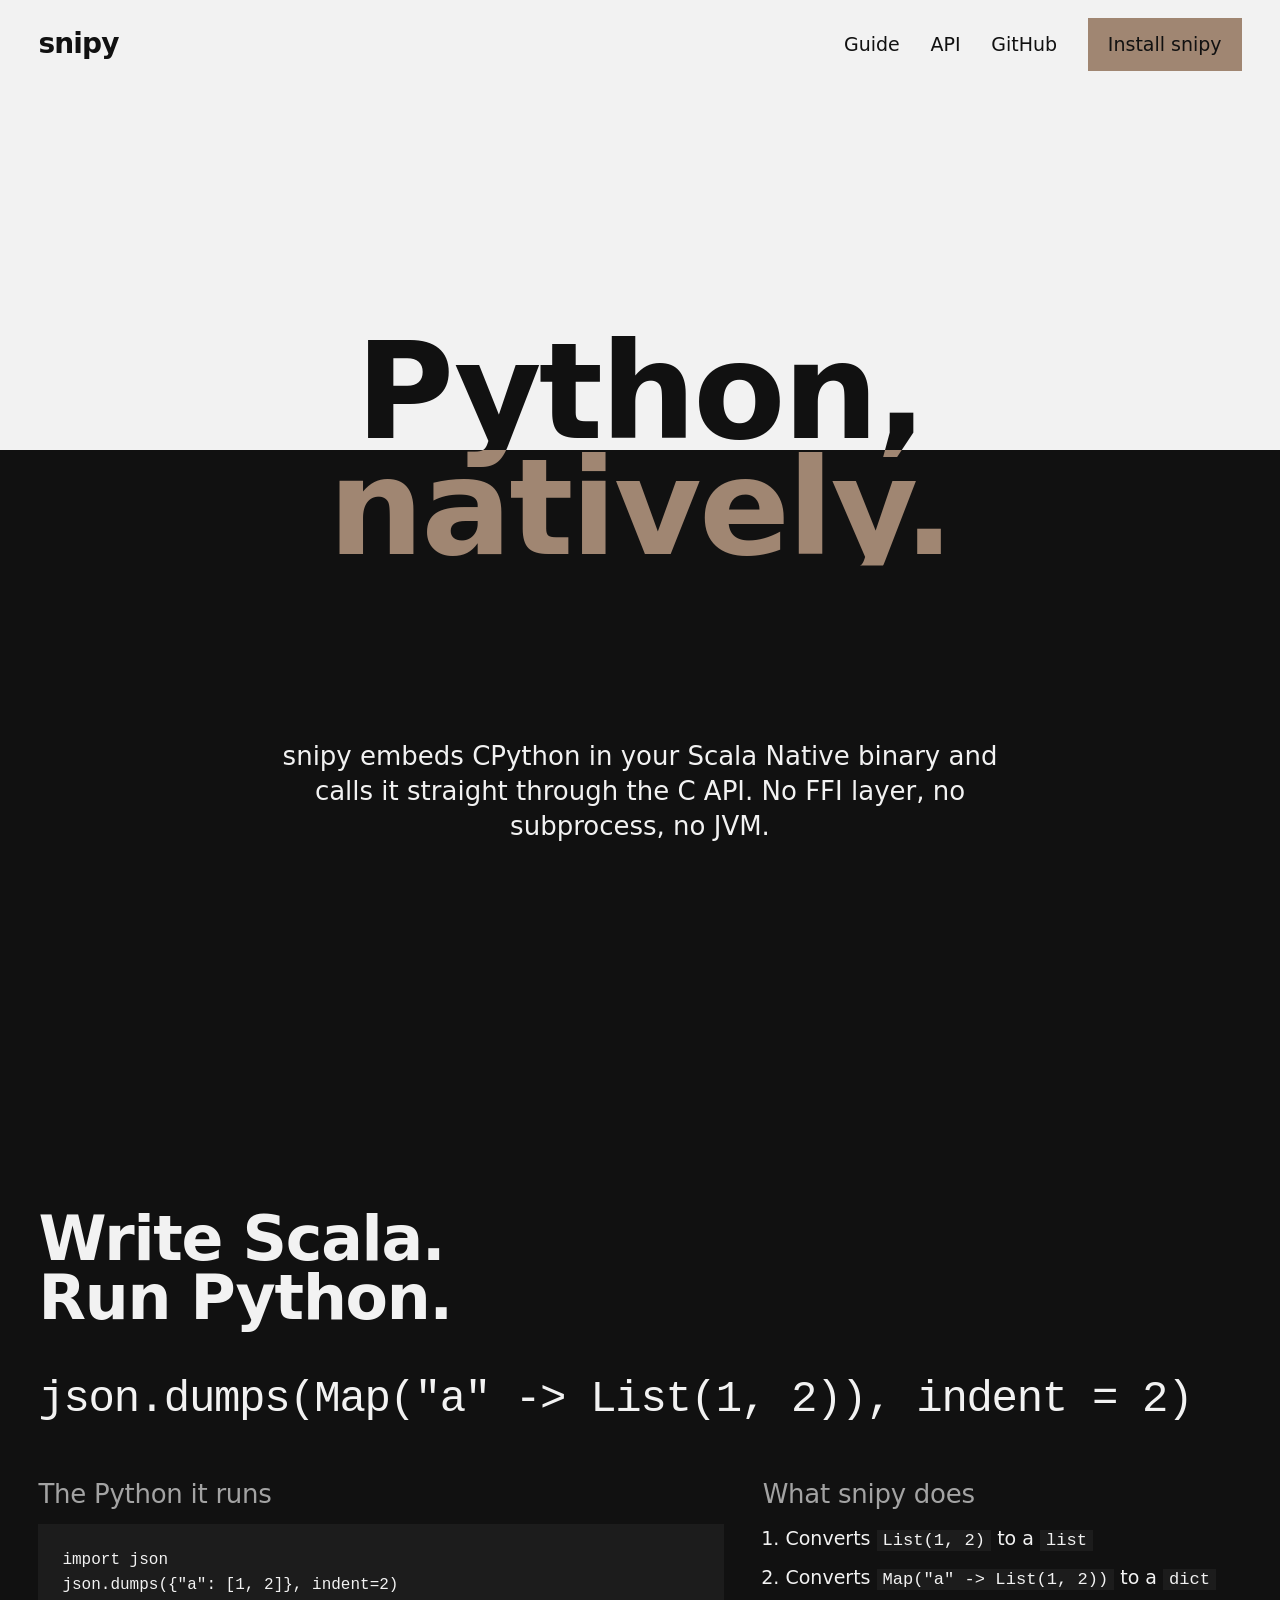
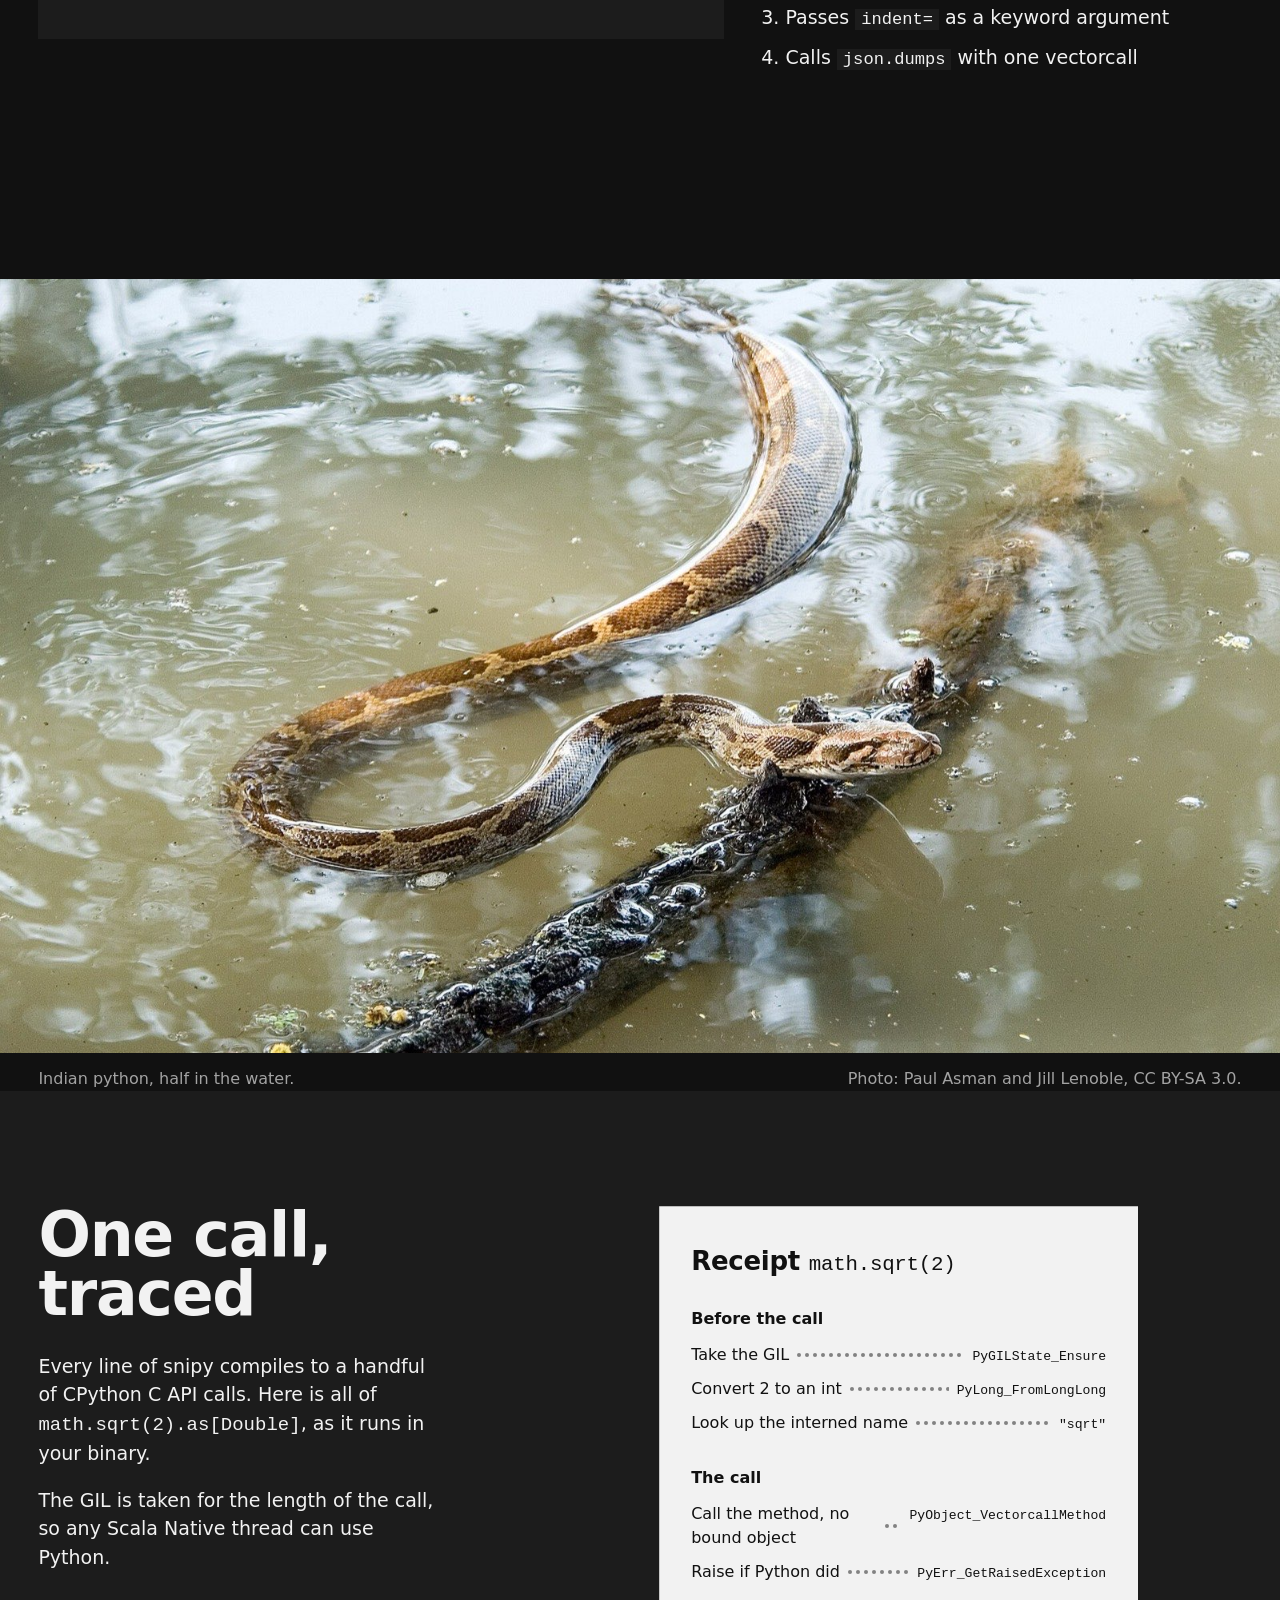
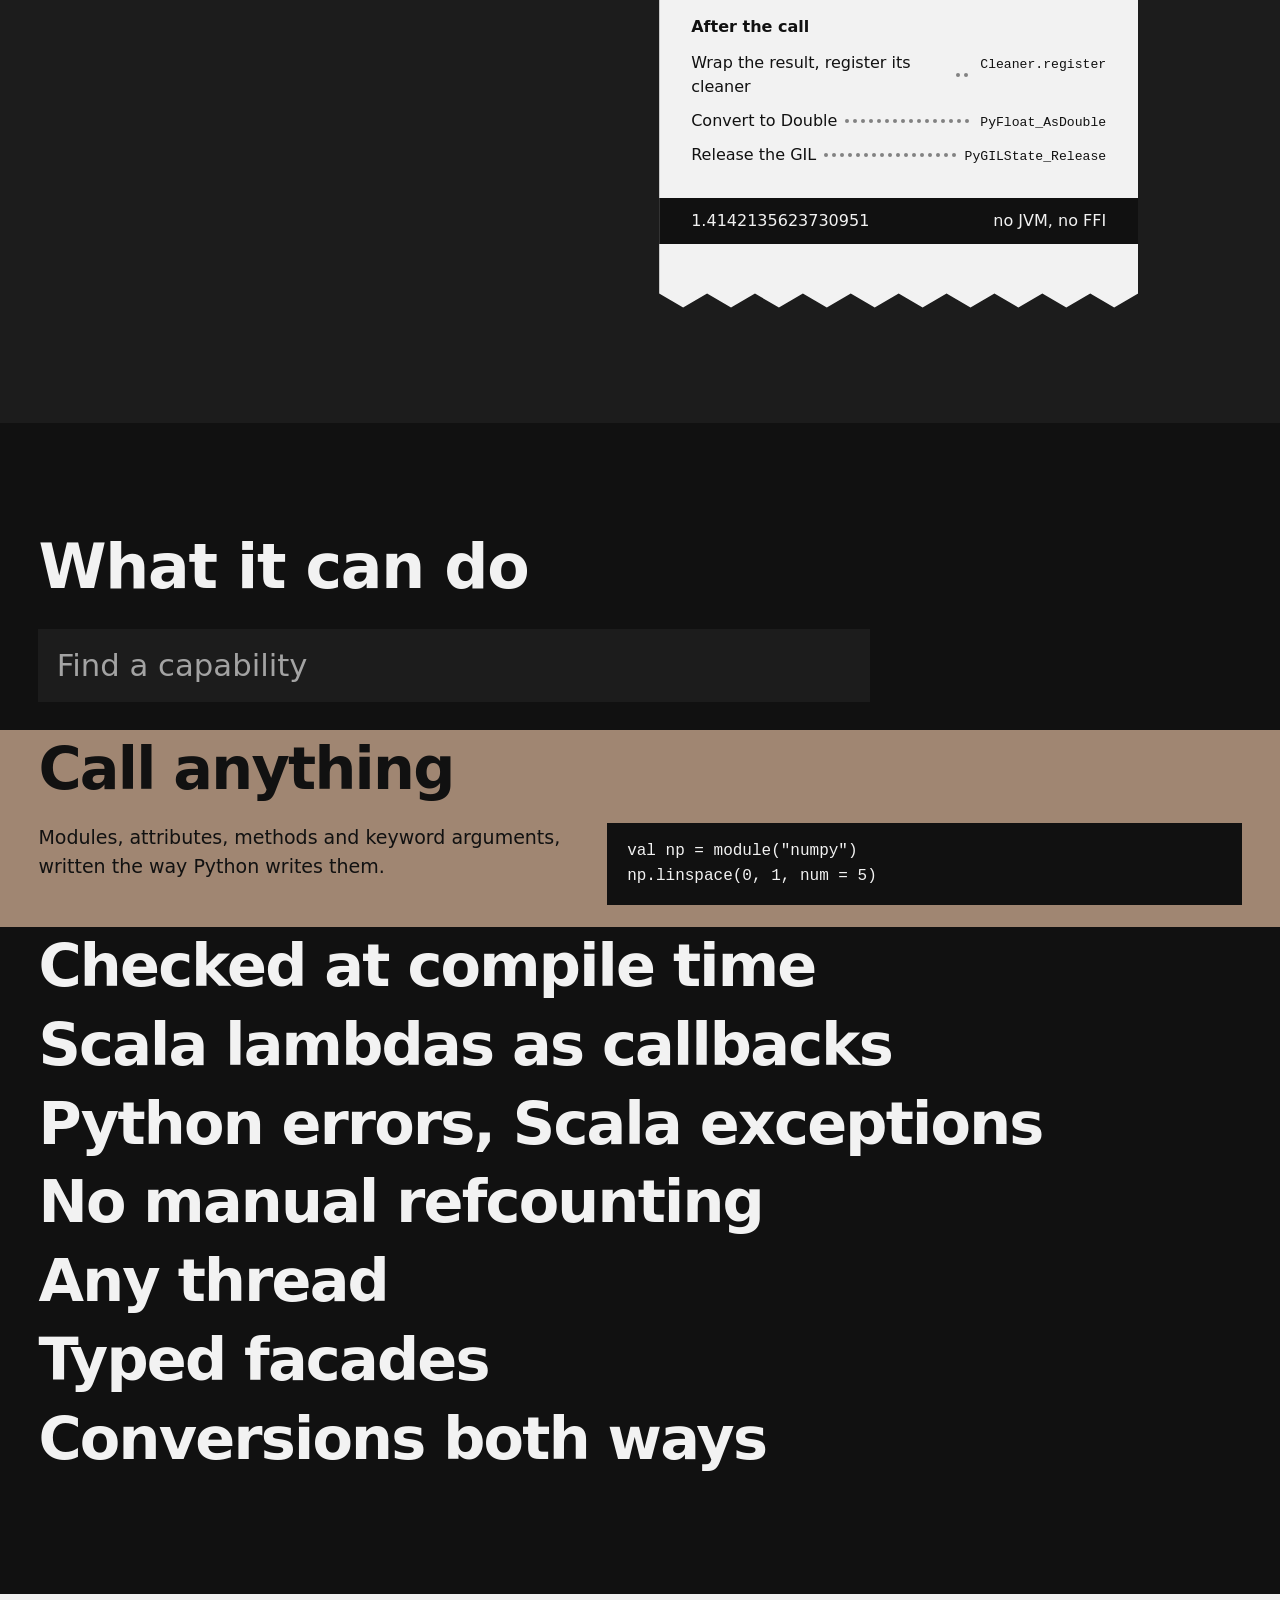
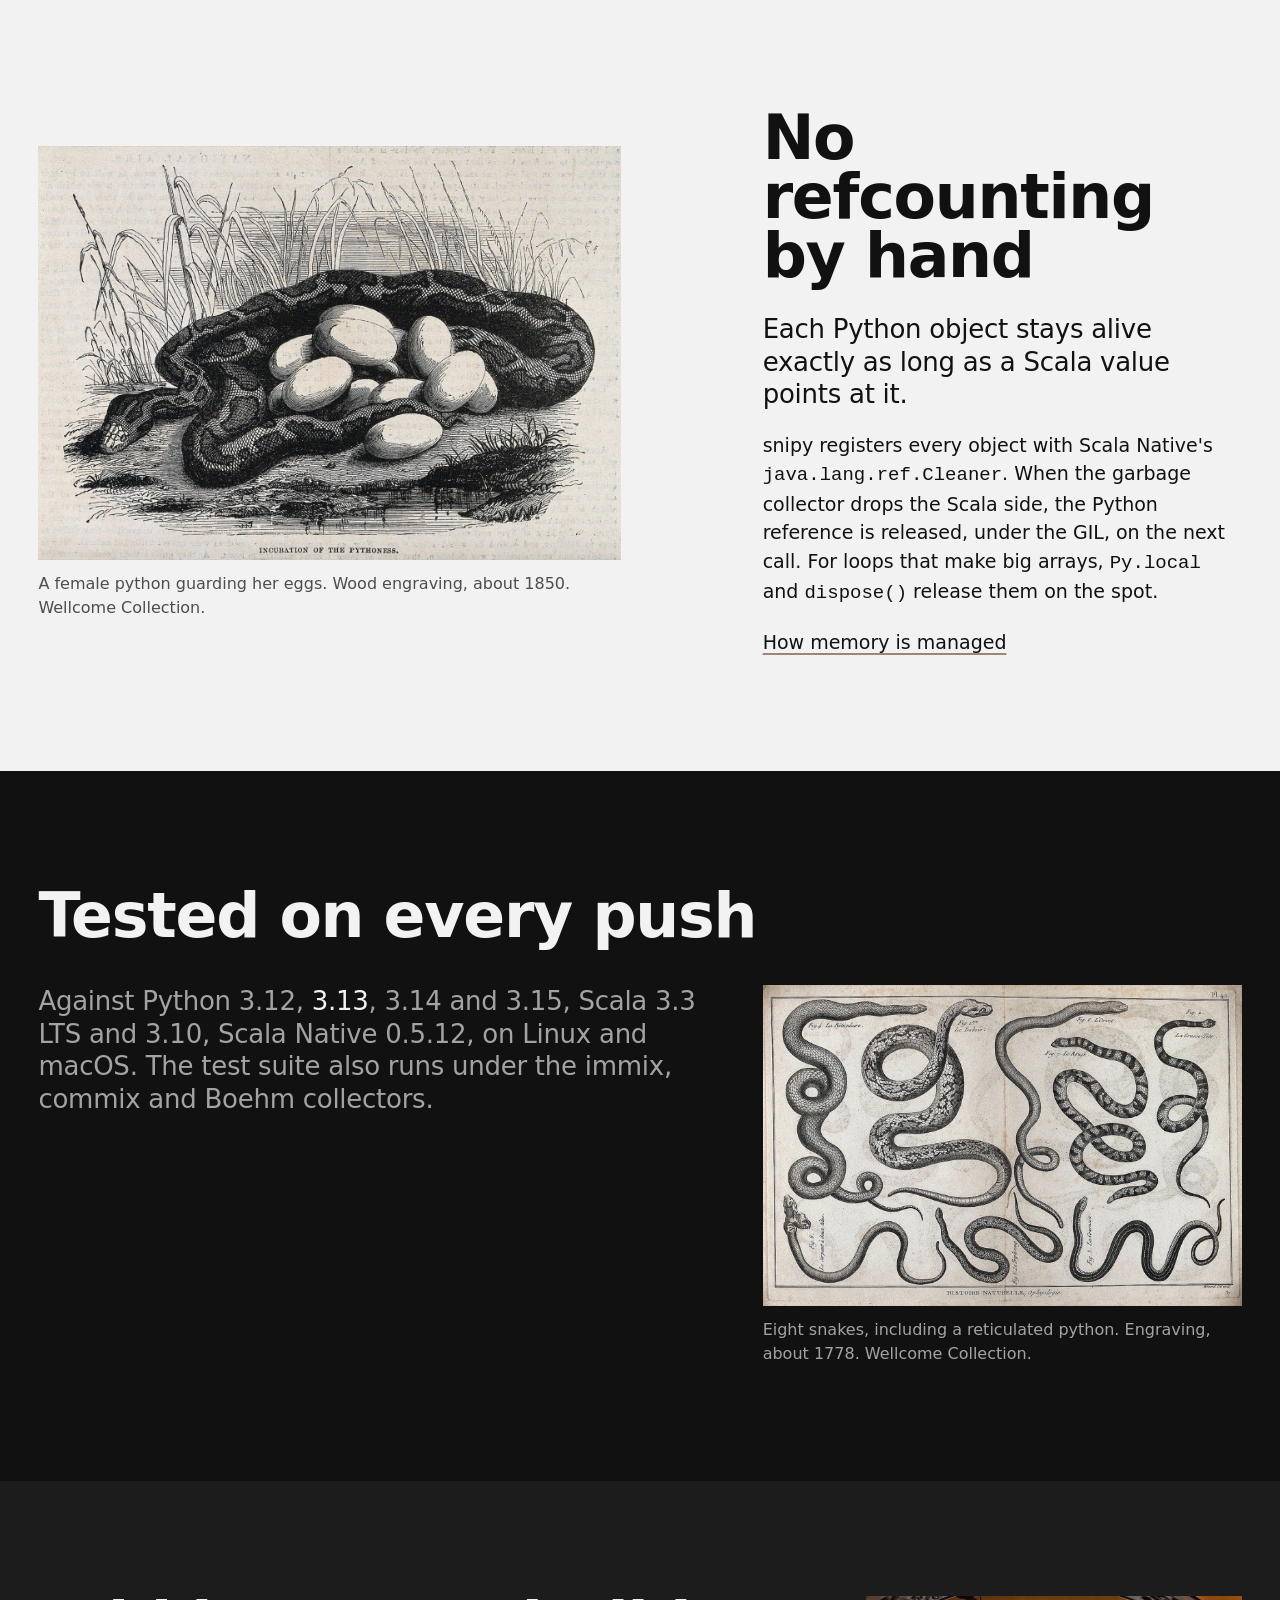
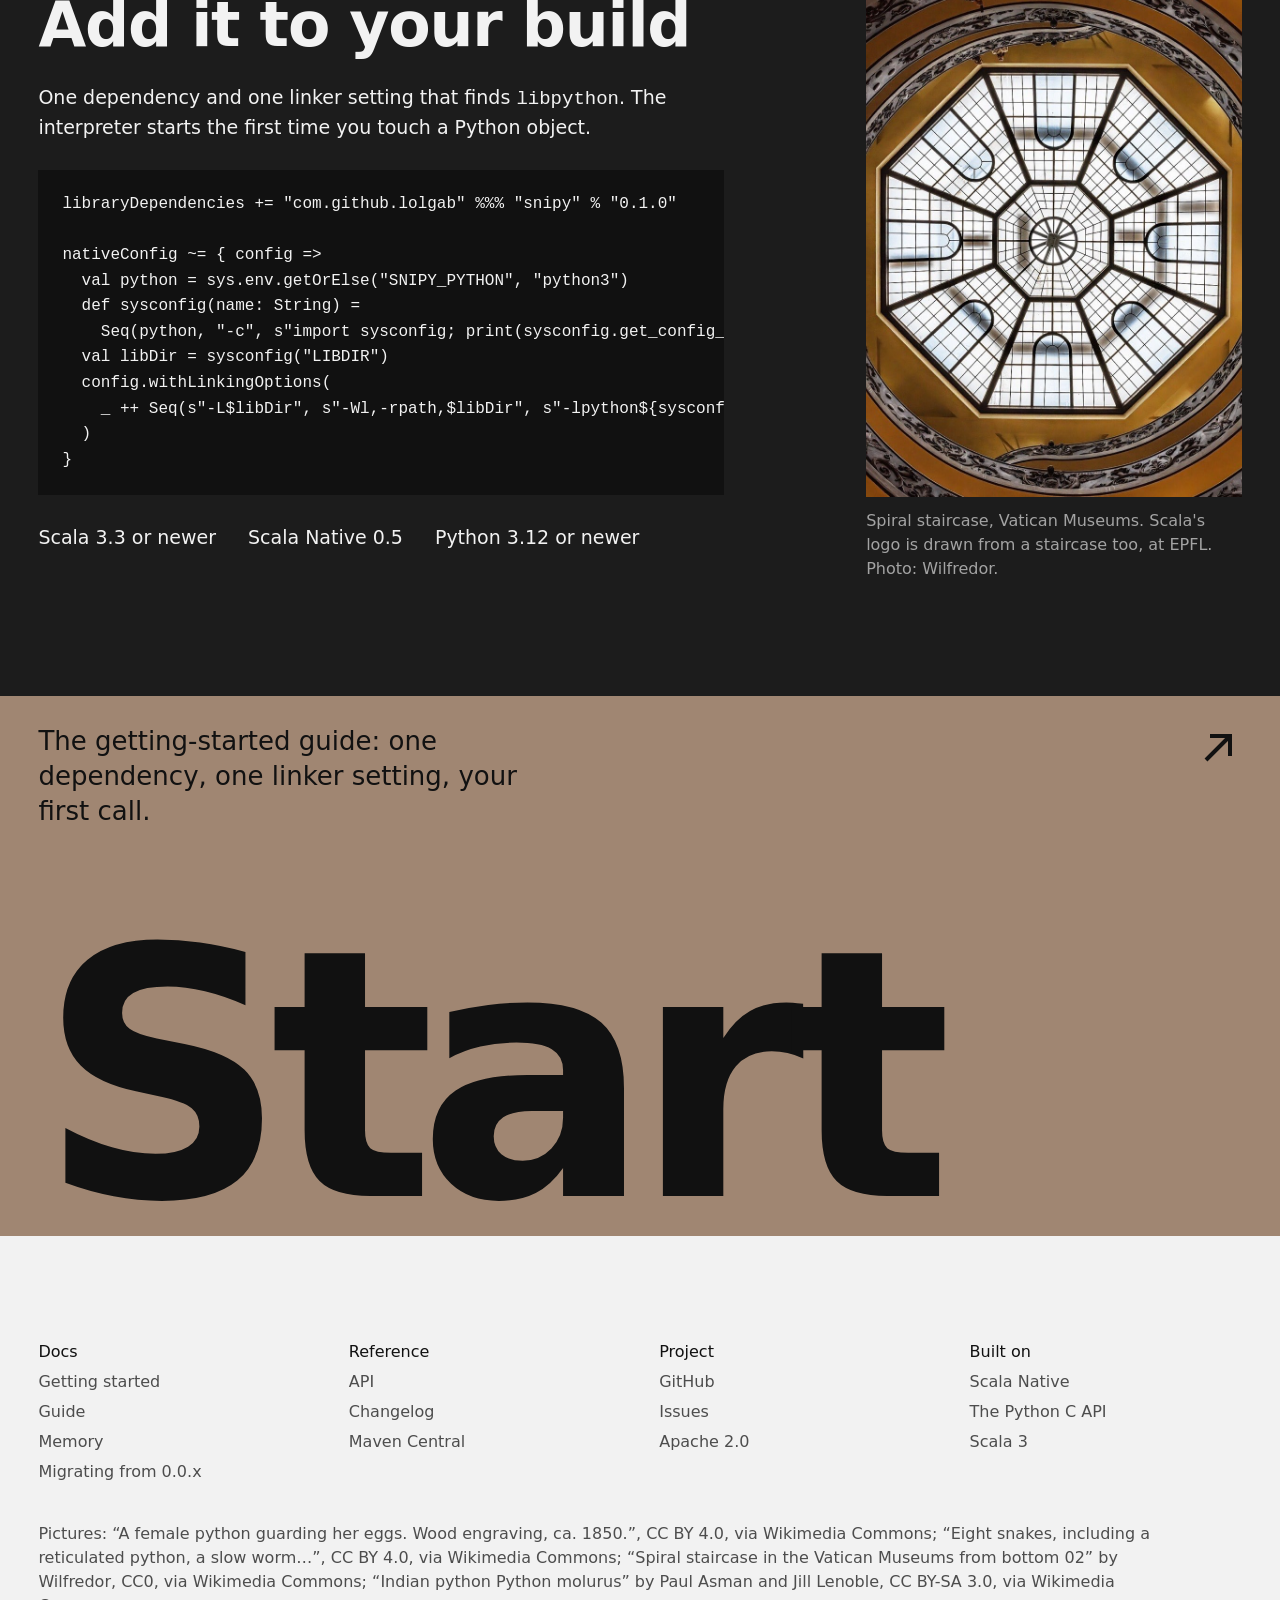
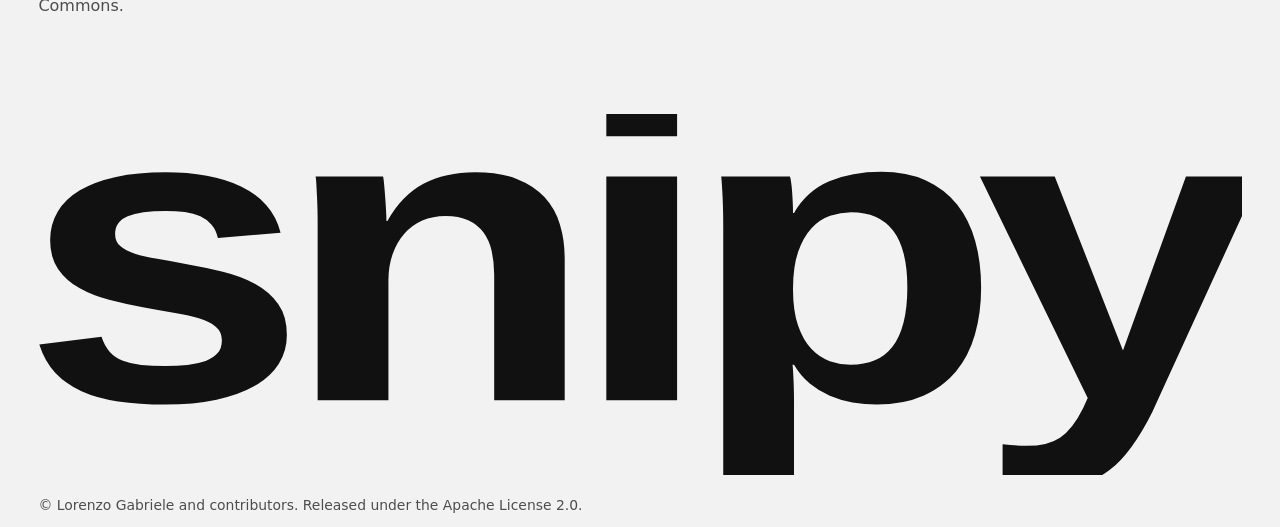
<file: site/index.html>
<!doctype html>
<html lang="en">
<head>
  <meta charset="utf-8">
  <meta name="viewport" content="width=device-width, initial-scale=1">
  <title>snipy · Python from Scala Native</title>
  <meta name="description" content="snipy embeds CPython in your Scala Native binary and calls it straight through the C API. No FFI layer, no subprocess, no JVM.">
  <link rel="icon" href="favicon.svg" type="image/svg+xml">
  <link rel="preconnect" href="https://api.fontshare.com">
  <link rel="preconnect" href="https://cdn.fontshare.com" crossorigin>
  <link href="https://api.fontshare.com/v2/css?f[]=general-sans@400,500,700&display=swap" rel="stylesheet">
  <link rel="stylesheet" href="style.css">
  <script>document.documentElement.classList.add("js")</script>
</head>
<body>

<header class="bar">
  <a class="mark" href="./">snipy</a>
  <nav aria-label="Main">
    <a href="docs.html#guide" class="hide-phone">Guide</a>
    <a href="api/" class="hide-phone">API</a>
    <a href="https://github.com/lolgab/snipy">GitHub</a>
    <a class="button" href="docs.html#getting-started">Install snipy</a>
  </nav>
</header>

<main>
  <section class="hero" data-bar="paper" aria-labelledby="title">
    <h1 class="hero-title" id="title">
      <span class="copy above"><span class="line">Python,</span><span class="line">natively.</span></span>
      <span class="copy below" aria-hidden="true"><span class="line">Python,</span><span class="line">natively.</span></span>
    </h1>
    <p class="hero-sub">snipy embeds CPython in your Scala Native binary and calls it straight through the C API. No FFI layer, no subprocess, no JVM.</p>
  </section>
  <div class="hero-tail" data-bar="dark" aria-hidden="true"></div>

  <section class="showcase wrap" data-bar="dark" aria-labelledby="try" data-ui>
    <h2 id="try" class="reveal">Write Scala. Run Python.</h2>
    <label class="typer reveal" style="--i:1">
      <span class="visually-hidden">A snipy expression</span>
      <input id="expr" type="text" spellcheck="false" autocomplete="off" autocapitalize="off"
             value='json.dumps(Map("a" -> List(1, 2)), indent = 2)'>
    </label>
    <div class="answer">
      <div class="python reveal" style="--i:2">
        <h3>The Python it runs</h3>
        <pre id="py" aria-live="polite">import json
json.dumps({"a": [1, 2]}, indent=2)</pre>
      </div>
      <div class="steps reveal" style="--i:3">
        <h3>What snipy does</h3>
        <ol id="steps">
          <li>Converts <code>Map("a" -&gt; List(1, 2))</code> to a <code>dict</code></li>
          <li>Passes <code>indent=2</code> as a keyword argument</li>
          <li>Calls <code>json.dumps</code> with one vectorcall</li>
        </ol>
      </div>
    </div>
    <div class="examples reveal" style="--i:4">
      <p>Try</p>
      <button type="button" data-expr="math.sqrt(2).as[Double]">math.sqrt(2)</button>
      <button type="button" data-expr='builtins.sorted(List("ccc", "a", "bb"), key = (s: String) => s.length)'>a Scala lambda as key</button>
      <button type="button" data-expr="(Py(2) ** 100).as[BigInt]">2 ** 100</button>
      <button type="button" data-expr='np.arange(6).reshape(2, 3).matmul(np.ones(Py.tuple(3, 2)))'>numpy matmul</button>
    </div>
  </section>

  <section class="plate drift" data-bar="dark" aria-labelledby="seam-title">
    <h2 id="seam-title" class="visually-hidden">Two worlds, one process</h2>
    <figure>
      <img class="reveal" src="assets/indian-python-python-molurus.jpg" width="1600" height="1067" loading="lazy"
           alt="An Indian python swimming, half of its body above the water and half below.">
      <figcaption><span>Indian python, half in the water.</span><span>Photo: Paul Asman and Jill Lenoble, CC BY-SA 3.0.</span></figcaption>
    </figure>
  </section>

  <section class="call wrap" data-bar="surface" aria-labelledby="call-title">
    <div class="intro">
      <h2 id="call-title" class="reveal">One call, traced</h2>
      <p class="reveal" style="--i:1">Every line of snipy compiles to a handful of CPython C API calls. Here is all of <code>math.sqrt(2).as[Double]</code>, as it runs in your binary.</p>
      <p class="reveal" style="--i:2">The GIL is taken for the length of the call, so any Scala Native thread can use Python.</p>
    </div>
    <div class="slip reveal" style="--i:2" data-ui>
      <p class="top">Receipt <code>math.sqrt(2)</code></p>
      <h3>Before the call</h3>
      <div class="row"><span>Take the GIL</span><span class="dots"></span><code>PyGILState_Ensure</code></div>
      <div class="row"><span>Convert 2 to an int</span><span class="dots"></span><code>PyLong_FromLongLong</code></div>
      <div class="row"><span>Look up the interned name</span><span class="dots"></span><code>"sqrt"</code></div>
      <h3>The call</h3>
      <div class="row"><span>Call the method, no bound object</span><span class="dots"></span><code>PyObject_VectorcallMethod</code></div>
      <div class="row"><span>Raise if Python did</span><span class="dots"></span><code>PyErr_GetRaisedException</code></div>
      <h3>After the call</h3>
      <div class="row"><span>Wrap the result, register its cleaner</span><span class="dots"></span><code>Cleaner.register</code></div>
      <div class="row"><span>Convert to Double</span><span class="dots"></span><code>PyFloat_AsDouble</code></div>
      <div class="row"><span>Release the GIL</span><span class="dots"></span><code>PyGILState_Release</code></div>
      <div class="total"><span>1.4142135623730951</span><span>no JVM, no FFI</span></div>
    </div>
  </section>

  <section class="caps wrap" data-bar="dark" aria-labelledby="caps-title" data-ui>
    <h2 id="caps-title" class="reveal">What it can do</h2>
    <label class="reveal" style="--i:1"><span class="visually-hidden">Filter capabilities</span>
      <input class="find" id="find" type="search" placeholder="Find a capability" autocomplete="off">
    </label>
    <ul id="caplist" role="listbox" aria-label="Capabilities">
      <li role="option" aria-selected="true">
        <button type="button">Call anything</button>
        <div class="detail"><p>Modules, attributes, methods and keyword arguments, written the way Python writes them.</p>
<pre><code>val np = module("numpy")
np.linspace(0, 1, num = 5)</code></pre></div>
      </li>
      <li role="option" aria-selected="false">
        <button type="button">Checked at compile time</button>
        <div class="detail"><p>Arguments are converted by a macro. A value with no conversion is a compile error, not a crash.</p>
<pre><code>math.sqrt(new Object)
// error: no AsPython[Object] instance</code></pre></div>
      </li>
      <li role="option" aria-selected="false">
        <button type="button">Scala lambdas as callbacks</button>
        <div class="detail"><p>Functions of up to three arguments become Python callables, released when Python drops them.</p>
<pre><code>builtins.sorted(words, key = (s: String) => s.length)</code></pre></div>
      </li>
      <li role="option" aria-selected="false">
        <button type="button">Python errors, Scala exceptions</button>
        <div class="detail"><p>A raised exception becomes <code>PythonException</code>, with Python's type, message and traceback.</p>
<pre><code>catch case e: PythonException =>
  e.pythonType // json.decoder.JSONDecodeError</code></pre></div>
      </li>
      <li role="option" aria-selected="false">
        <button type="button">No manual refcounting</button>
        <div class="detail"><p>The Scala Native GC releases references through <code>java.lang.ref.Cleaner</code>. <code>Py.local</code> releases them on the spot.</p>
<pre><code>Py.local {
  np.random.rand(1000, 1000).sum().as[Double]
}</code></pre></div>
      </li>
      <li role="option" aria-selected="false">
        <button type="button">Any thread</button>
        <div class="detail"><p>The GIL is taken around every operation, and blocking calls never stall the garbage collector.</p>
<pre><code>Python.withGil {
  (1 to 1000).map(Py(_)).reduce(_ + _)
}</code></pre></div>
      </li>
      <li role="option" aria-selected="false">
        <button type="button">Typed facades</button>
        <div class="detail"><p>An opaque type over <code>Py</code> gives a Python class a Scala type, with no wrapper allocated.</p>
<pre><code>opaque type Fraction = Py
extension (f: Fraction) def +(g: Fraction): Fraction = ...</code></pre></div>
      </li>
      <li role="option" aria-selected="false">
        <button type="button">Conversions both ways</button>
        <div class="detail"><p>Numbers, BigInt, strings, bytes, options, collections and tuples of any size, plus your own types.</p>
<pre><code>json.loads(text).as[Map[String, List[(Int, String)]]]</code></pre></div>
      </li>
    </ul>
    <p class="none" id="none" hidden>Nothing matches. The <a href="docs.html#guide">guide</a> has everything.</p>
  </section>

  <section class="memory wrap" data-bar="paper" aria-labelledby="memory-title">
    <figure class="reveal">
      <img src="assets/a-female-python-guarding-her-eggs-wood.jpg" width="1400" height="994" loading="lazy"
           alt="Wood engraving of a python coiled around a clutch of eggs.">
      <figcaption>A female python guarding her eggs. Wood engraving, about 1850. Wellcome Collection.</figcaption>
    </figure>
    <div class="text">
      <h2 id="memory-title" class="reveal">No refcounting by hand</h2>
      <p class="statement reveal" style="--i:1">Each Python object stays alive exactly as long as a Scala value points at it.</p>
      <p class="reveal" style="--i:2">snipy registers every object with Scala Native's <code>java.lang.ref.Cleaner</code>. When the garbage collector drops the Scala side, the Python reference is released, under the GIL, on the next call. For loops that make big arrays, <code>Py.local</code> and <code>dispose()</code> release them on the spot.</p>
      <p class="reveal" style="--i:3"><a href="docs.html#memory">How memory is managed</a></p>
    </div>
  </section>

  <section class="proof wrap" data-bar="dark" aria-labelledby="proof-title">
    <h2 id="proof-title" class="reveal">Tested on every push</h2>
    <p class="sentence reveal" style="--i:1" id="tested">Against <b>Python 3.12</b>, <b>3.13</b>, <b>3.14</b> and <b>3.15</b>, <b>Scala 3.3 LTS</b> and <b>3.10</b>, <b>Scala Native 0.5.12</b>, on <b>Linux</b> and <b>macOS</b>. The test suite also runs under the <b>immix</b>, <b>commix</b> and <b>Boehm</b> collectors.</p>
    <figure class="reveal" style="--i:2">
      <img src="assets/eight-snakes-including-a-reticulated-python-a.jpg" width="1400" height="937" loading="lazy"
           alt="An eighteenth-century engraved plate of eight snakes, including a reticulated python.">
      <figcaption>Eight snakes, including a reticulated python. Engraving, about 1778. Wellcome Collection.</figcaption>
    </figure>
  </section>

  <section class="install wrap" data-bar="surface" aria-labelledby="install-title">
    <div class="text">
      <h2 id="install-title" class="reveal">Add it to your build</h2>
      <p class="reveal" style="--i:1">One dependency and one linker setting that finds <code>libpython</code>. The interpreter starts the first time you touch a Python object.</p>
<pre class="reveal" style="--i:2"><code>libraryDependencies += "com.github.lolgab" %%% "snipy" % "0.1.0"

nativeConfig ~= { config =>
  val python = sys.env.getOrElse("SNIPY_PYTHON", "python3")
  def sysconfig(name: String) =
    Seq(python, "-c", s"import sysconfig; print(sysconfig.get_config_var('$name'))").!!.trim
  val libDir = sysconfig("LIBDIR")
  config.withLinkingOptions(
    _ ++ Seq(s"-L$libDir", s"-Wl,-rpath,$libDir", s"-lpython${sysconfig("LDVERSION")}")
  )
}</code></pre>
      <div class="reqs reveal" style="--i:3">
        <p><b>Scala</b> 3.3 or newer</p>
        <p><b>Scala Native</b> 0.5</p>
        <p><b>Python</b> 3.12 or newer</p>
      </div>
    </div>
    <figure class="reveal" style="--i:2">
      <img src="assets/spiral-staircase-in-the-vatican-museums-from.jpg" width="1600" height="1067" loading="lazy"
           alt="Looking up a spiral staircase towards an octagonal skylight.">
      <figcaption>Spiral staircase, Vatican Museums. Scala's logo is drawn from a staircase too, at EPFL. Photo: Wilfredor.</figcaption>
    </figure>
  </section>

  <a class="band" href="docs.html#getting-started" data-bar="accent">
    <span class="what">The getting-started guide: one dependency, one linker setting, your first call.</span>
    <svg viewBox="0 0 48 48" aria-hidden="true"><path d="M12 36 36 12M16 12h20v20" fill="none" stroke="currentColor" stroke-width="4"/></svg>
    <span class="word">Start</span>
  </a>
</main>

<footer class="footer" data-bar="paper">
  <div class="cols">
    <ul><li>Docs</li><li><a href="docs.html#getting-started">Getting started</a></li><li><a href="docs.html#guide">Guide</a></li><li><a href="docs.html#memory">Memory</a></li><li><a href="docs.html#migration">Migrating from 0.0.x</a></li></ul>
    <ul><li>Reference</li><li><a href="api/">API</a></li><li><a href="docs.html#changelog">Changelog</a></li><li><a href="https://central.sonatype.com/artifact/com.github.lolgab/snipy_native0.5_3">Maven Central</a></li></ul>
    <ul><li>Project</li><li><a href="https://github.com/lolgab/snipy">GitHub</a></li><li><a href="https://github.com/lolgab/snipy/issues">Issues</a></li><li><a href="https://github.com/lolgab/snipy/blob/master/LICENSE">Apache 2.0</a></li></ul>
    <ul><li>Built on</li><li><a href="https://scala-native.org">Scala Native</a></li><li><a href="https://docs.python.org/3/c-api/">The Python C API</a></li><li><a href="https://scala-lang.org">Scala 3</a></li></ul>
    <p class="credits">Pictures: <a href="https://commons.wikimedia.org/wiki/File:A_female_python_guarding_her_eggs._Wood_engraving,_ca._1850._Wellcome_V0022817.jpg">“A female python guarding her eggs. Wood engraving, ca. 1850.”</a>, <a href="https://creativecommons.org/licenses/by/4.0">CC BY 4.0</a>, via Wikimedia Commons; <a href="https://commons.wikimedia.org/wiki/File:Eight_snakes,_including_a_reticulated_python,_a_slow_worm,_a_Wellcome_V0022736.jpg">“Eight snakes, including a reticulated python, a slow worm…”</a>, <a href="https://creativecommons.org/licenses/by/4.0">CC BY 4.0</a>, via Wikimedia Commons; <a href="https://commons.wikimedia.org/wiki/File:Spiral_staircase_in_the_Vatican_Museums_from_bottom_02.jpg">“Spiral staircase in the Vatican Museums from bottom 02”</a> by Wilfredor, <a href="https://creativecommons.org/publicdomain/zero/1.0/deed.en">CC0</a>, via Wikimedia Commons; <a href="https://commons.wikimedia.org/w/index.php?curid=4872067">“Indian python Python molurus”</a> by Paul Asman and Jill Lenoble, <a href="https://creativecommons.org/licenses/by-sa/3.0/">CC BY-SA 3.0</a>, via Wikimedia Commons.</p>
  </div>
  <div></div>
  <div>
    <svg class="wordmark" viewBox="0 0 1000 300" role="img" aria-label="snipy"><text x="-14" y="238" font-family="General Sans, sans-serif" font-weight="700" font-size="352" letter-spacing="-18" textLength="1010" lengthAdjust="spacingAndGlyphs">snipy</text></svg>
    <p class="legal">© Lorenzo Gabriele and contributors. Released under the Apache License 2.0.</p>
  </div>
</footer>

<script src="main.js"></script>
</body>
</html>
</file>
<file: site/style.css>
/* snipy website. Direction: "Type and nothing else", palette "Lunar and bronze". */

:root {
  --bg: #111111;
  --surface: #1c1c1c;
  --paper: #f2f2f2;
  --ink: #f2f2f2;
  --ink-on-paper: #111111;
  --muted: #a3a3a3;
  --muted-on-paper: #4d4d4d;
  --accent: #a08672;
  --accent-ink: #111111;

  --font: "General Sans", ui-sans-serif, system-ui, sans-serif;
  --code: ui-monospace, "SF Mono", "JetBrains Mono", Menlo, Consolas, monospace; /* taste-skill-ignore: only code, pre and the code input use it */

  --step-small: clamp(0.8125rem, 0.79rem + 0.1vw, 0.875rem);
  --step-body: clamp(1.0625rem, 1rem + 0.25vw, 1.1875rem);
  --step-lead: clamp(1.25rem, 1.1rem + 0.7vw, 1.625rem);
  --step-head: clamp(2rem, 1.3rem + 3.2vw, 4rem);
  --step-display: clamp(4.5rem, 10.5vw, 10.5rem);

  --margin: clamp(16px, 3vw, 40px);
  --gap: clamp(88px, 9vw, 132px);
  --ease: cubic-bezier(.16, 1, .3, 1);
}

*, *::before, *::after { box-sizing: border-box; }
html { -webkit-text-size-adjust: 100%; scroll-behavior: smooth; }
body {
  margin: 0;
  background: var(--bg);
  color: var(--ink);
  font-family: var(--font);
  font-size: var(--step-body);
  line-height: 1.5;
  -webkit-font-smoothing: antialiased;
  text-rendering: optimizeLegibility;
}
img { display: block; max-width: 100%; height: auto; }
a { color: inherit; }
h1, h2, h3 { margin: 0; font-weight: 700; letter-spacing: -0.02em; line-height: 0.95; text-wrap: balance; }
p { margin: 0; }
:focus-visible { outline: 3px solid var(--accent); outline-offset: 3px; }
::selection { background: var(--accent); color: var(--accent-ink); }
code, pre { font-family: var(--code); }

.wrap { padding-inline: var(--margin); }

/* --- top bar ------------------------------------------------------------ */
.bar {
  position: fixed; inset: 0 0 auto 0; z-index: 20;
  display: flex; align-items: center; justify-content: space-between;
  padding: 18px var(--margin);
  color: var(--bar-ink, var(--ink-on-paper));
  background: var(--bar-bg, transparent);
  transition: color 300ms var(--ease), background-color 300ms var(--ease);
  pointer-events: none;
}
.bar > * { pointer-events: auto; }
.bar .mark { font-size: 1.75rem; font-weight: 700; letter-spacing: -0.03em; text-decoration: none; }
.bar nav { display: flex; align-items: center; gap: clamp(14px, 2.4vw, 32px); font-weight: 500; }
.bar nav a:not(.button) { text-decoration: underline; text-decoration-color: transparent; text-decoration-thickness: 2px; text-underline-offset: 6px; transition: text-decoration-color 200ms; }
.bar nav a:not(.button):hover { text-decoration-color: currentColor; }
.button {
  display: inline-block; padding: 12px 20px; border-radius: 0;
  background: var(--accent); color: var(--accent-ink);
  font-weight: 500; text-decoration: none;
  transition: transform 160ms var(--ease), background-color 160ms;
}
.button:hover { background: #b39a86; }
.bar[data-on="accent"] .button { background: var(--accent-ink); color: var(--accent); }
.button:active { transform: translateY(1px) scale(.98); }

/* --- hero: two fields, the C API seam ---------------------------------- */
.hero {
  position: relative;
  min-height: 100svh;
  display: grid;
  background: var(--bg);
  --seam: 50%;
}
.hero::before { content: ""; position: absolute; inset: 0 0 auto 0; height: var(--seam); background: var(--paper); }
.hero-title {
  position: absolute; left: 50%; top: 50%;
  transform: translate(-50%, -50%);
  width: max-content; max-width: calc(100% - 2 * var(--margin));
  font-size: var(--step-display);
  line-height: 0.86;
  text-align: center;
}
.hero-title .copy { display: block; }
.hero-title .above { color: var(--ink-on-paper); clip-path: inset(0 0 50% 0); }
.hero-title .below { position: absolute; inset: 0; color: var(--accent); clip-path: inset(50% 0 0 0); }
.hero-title .line { display: block; }
.hero-sub {
  position: absolute; left: 50%; bottom: 56px; transform: translateX(-50%);
  width: min(44ch, calc(100% - 2 * var(--margin)));
  font-size: var(--step-lead); line-height: 1.35; text-align: center; color: var(--ink);
}
.hero-tail { background: var(--bg); height: 30svh; }

/* --- showcase: type Scala, read Python --------------------------------- */
.showcase { background: var(--bg); padding-block: 40px var(--gap); }
.showcase h2 { font-size: var(--step-head); max-width: 18ch; margin-bottom: 40px; }
.typer { display: block; }
.typer input {
  width: 100%; border: 0; background: transparent; color: var(--ink);
  font-family: var(--code); font-size: clamp(1.6rem, 4.2vw, 4.25rem); letter-spacing: -0.03em;
  padding: 0.15em 0; caret-color: var(--accent); caret-shape: block;
}
.typer input:focus-visible { outline: none; background: var(--surface); }
.answer { margin-top: 48px; display: grid; grid-template-columns: repeat(12, 1fr); gap: 24px var(--margin); }
.answer .python { grid-column: 1 / span 7; }
.answer .steps { grid-column: 8 / span 5; }
.answer h3 { font-size: var(--step-lead); letter-spacing: -0.01em; line-height: 1.2; margin-bottom: 14px; font-weight: 500; color: var(--muted); }
.answer pre { margin: 0; background: var(--surface); padding: 24px; font-size: 1rem; line-height: 1.6; white-space: pre-wrap; word-break: break-word; min-height: 7.2em; }
.answer ol { margin: 0; padding-left: 1.2em; }
.answer li { margin-bottom: 10px; }
.answer li code { background: var(--surface); padding: 1px 6px; font-size: .9em; }
.examples { margin-top: 48px; display: flex; flex-wrap: wrap; gap: 12px 28px; align-items: baseline; }
.examples p { color: var(--muted); }
.examples button {
  font: inherit; font-size: 1.0625rem; color: var(--ink); background: none; border: 0; padding: 4px 0; cursor: pointer;
  text-decoration: underline; text-decoration-color: var(--accent); text-underline-offset: 5px; text-decoration-thickness: 2px;
  transition: color 160ms;
}
.examples button:hover { color: var(--accent); }

/* --- full-bleed pictures ------------------------------------------------ */
.plate { position: relative; background: var(--bg); }
.plate figure { margin: 0; }
.plate img { width: 100%; height: min(86svh, 62vw); object-fit: cover; }
.plate figcaption { padding: 14px var(--margin) 0; color: var(--muted); font-size: 1rem; display: flex; justify-content: space-between; gap: 8px 32px; flex-wrap: wrap; }
.plate.drift img { animation: drift 24s ease-in-out infinite alternate; transform-origin: 60% 50%; }
.plate.drift figure { overflow: hidden; }
@keyframes drift { from { transform: scale(1.02); } to { transform: scale(1.12) translateX(-2%); } }

/* --- how it works: a receipt for one call ------------------------------ */
.call { background: var(--surface); padding-block: var(--gap); display: grid; grid-template-columns: repeat(12, 1fr); gap: 0 var(--margin); align-items: start; }
.call .intro { grid-column: 1 / span 5; }
.call h2 { font-size: var(--step-head); margin-bottom: 28px; }
.call .intro p { max-width: 34ch; }
.call .intro p + p { margin-top: 18px; }
.slip {
  grid-column: 7 / span 5; background: var(--paper); color: var(--ink-on-paper);
  padding: 36px 32px 64px; font-variant-numeric: tabular-nums; font-size: 1rem;
  clip-path: polygon(0 0, 100% 0, 100% calc(100% - 14px), 95% 100%, 90% calc(100% - 14px), 85% 100%, 80% calc(100% - 14px), 75% 100%, 70% calc(100% - 14px), 65% 100%, 60% calc(100% - 14px), 55% 100%, 50% calc(100% - 14px), 45% 100%, 40% calc(100% - 14px), 35% 100%, 30% calc(100% - 14px), 25% 100%, 20% calc(100% - 14px), 15% 100%, 10% calc(100% - 14px), 5% 100%, 0 calc(100% - 14px));
}
.slip .top { font-weight: 700; font-size: var(--step-lead); letter-spacing: -0.01em; }
.slip .top code { font-weight: 400; font-size: .8em; }
.slip h3 { font-size: 1rem; letter-spacing: 0; line-height: 1.3; margin-top: 28px; margin-bottom: 8px; }
.slip .row { display: flex; align-items: baseline; gap: 8px; padding: 5px 0; }
.slip .row span:first-child { flex: 0 1 auto; }
.slip .row .dots { flex: 1 1 auto; min-width: 16px; height: 4px; align-self: center; background: url("data:image/svg+xml,%3Csvg xmlns='http://www.w3.org/2000/svg' width='8' height='4'%3E%3Ccircle cx='2' cy='2' r='2' fill='%23111'/%3E%3C/svg%3E") 0 0 / 8px 4px repeat-x; opacity: .5; }
.slip .row code { flex: 0 0 auto; font-size: .82em; }
.slip .total { margin-top: 26px; margin-inline: -32px; background: var(--ink-on-paper); color: var(--paper); padding: 11px 32px; display: flex; justify-content: space-between; gap: 12px; font-weight: 500; }

/* --- capabilities as a command menu ------------------------------------ */
.caps { background: var(--bg); padding-block: var(--gap); }
.caps h2 { font-size: var(--step-head); margin-bottom: 32px; }
.caps .find {
  width: min(100%, 52rem); border: 0; background: var(--surface); color: var(--ink);
  font: inherit; font-size: clamp(1.25rem, 2.4vw, 2.25rem); padding: .45em .6em; margin-bottom: 28px;
}
.caps .find::placeholder { color: var(--muted); }
.caps ul { list-style: none; margin: 0; padding: 0; }
.caps li button {
  display: block; width: 100%; text-align: left; font: inherit; color: var(--ink); background: transparent; border: 0;
  padding: .12em var(--margin); margin-inline: calc(-1 * var(--margin)); width: calc(100% + 2 * var(--margin));
  font-size: clamp(2rem, 4.6vw, 4.75rem); font-weight: 700; letter-spacing: -0.03em; line-height: 1.1; cursor: pointer;
  transition: background-color 200ms var(--ease), color 200ms;
}
.caps li[aria-selected="true"] button { background: var(--accent); color: var(--accent-ink); }
.caps li .detail { display: none; padding: 14px var(--margin) 22px; margin-inline: calc(-1 * var(--margin)); background: var(--accent); color: var(--accent-ink); }
.caps li[aria-selected="true"] .detail { display: grid; grid-template-columns: minmax(0, 1fr) minmax(0, 1.2fr); gap: 16px 40px; align-items: start; }
.caps .detail p { font-size: var(--step-body); max-width: 46ch; }
.caps .detail pre { margin: 0; background: var(--accent-ink); color: var(--paper); padding: 16px 20px; font-size: 1rem; line-height: 1.55; overflow-x: auto; }
.caps .none { color: var(--muted); font-size: var(--step-lead); padding-block: 16px; }

/* --- memory: picture and statement ------------------------------------- */
.memory { background: var(--paper); color: var(--ink-on-paper); padding-block: var(--gap); display: grid; grid-template-columns: repeat(12, 1fr); gap: 40px var(--margin); align-items: center; }
.memory figure { grid-column: 1 / span 6; margin: 0; }
.memory figcaption { margin-top: 12px; font-size: 1rem; color: var(--muted-on-paper); }
.memory .text { grid-column: 8 / span 5; }
.memory h2 { font-size: var(--step-head); margin-bottom: 28px; }
.memory .statement { font-size: var(--step-lead); line-height: 1.25; letter-spacing: -0.01em; max-width: 28ch; }
.memory .text p + p { margin-top: 20px; }
.memory .text a { font-weight: 500; text-decoration-color: var(--accent); text-underline-offset: 4px; text-decoration-thickness: 2px; }

/* --- proof: everything it is tested with -------------------------------- */
.proof { background: var(--bg); padding-block: var(--gap); display: grid; grid-template-columns: repeat(12, 1fr); gap: 40px var(--margin); align-items: start; }
.proof h2 { grid-column: 1 / -1; font-size: var(--step-head); }
.proof .sentence { grid-column: 1 / span 7; font-size: var(--step-lead); line-height: 1.25; letter-spacing: -0.01em; color: var(--muted); }
.proof .sentence b { font-weight: 500; transition: color 400ms; }
.proof .sentence b.lit { color: var(--ink); }
.proof figure { grid-column: 8 / span 5; margin: 0; }
.proof figcaption { margin-top: 12px; font-size: 1rem; color: var(--muted); }

/* --- install ------------------------------------------------------------ */
.install { background: var(--surface); padding-block: var(--gap); display: grid; grid-template-columns: repeat(12, 1fr); gap: 40px var(--margin); }
.install .text { grid-column: 1 / span 7; }
.install h2 { font-size: var(--step-head); margin-bottom: 28px; }
.install .text > p { max-width: 52ch; margin-bottom: 28px; }
.install pre { margin: 0 0 20px; background: var(--bg); padding: 22px 24px; font-size: 1rem; line-height: 1.6; overflow-x: auto; }
.install .reqs { display: flex; flex-wrap: wrap; gap: 8px 32px; margin-top: 28px; }
.install .reqs p b { font-weight: 500; }
.install figure { grid-column: 9 / span 4; margin: 0; align-self: start; }
.install figure img { aspect-ratio: 3 / 4; object-fit: cover; width: 100%; }
.install figcaption { margin-top: 12px; font-size: 1rem; color: var(--muted); }

/* --- the one-word band --------------------------------------------------- */
.band {
  position: relative; display: block; min-height: 60svh; background: var(--accent); color: var(--accent-ink);
  text-decoration: none; overflow: hidden;
}
.band .what { position: absolute; top: 28px; left: var(--margin); max-width: 30ch; font-size: var(--step-lead); line-height: 1.35; }
.band svg { position: absolute; top: 28px; right: var(--margin); width: 48px; height: 48px; }
.band .word {
  position: absolute; left: var(--margin); right: var(--margin); bottom: 24px;
  font-size: clamp(6rem, 27vw, 30rem); font-weight: 700; letter-spacing: -0.05em; line-height: 0.78; white-space: nowrap;
  transition: transform 400ms var(--ease);
}
.band:hover, .band:focus-visible { background: var(--accent-ink); color: var(--accent); outline: none; }
.band:hover .word { transform: translateX(1.5%); }

/* --- footer ------------------------------------------------------------- */
.footer {
  background: var(--paper); color: var(--ink-on-paper);
  min-height: 100svh; display: grid; grid-template-rows: auto 1fr auto; padding: 104px var(--margin) 20px;
}
.footer .cols { display: grid; grid-template-columns: repeat(4, 1fr); gap: 32px var(--margin); font-size: 1rem; }
.footer .cols ul { list-style: none; margin: 0; padding: 0; }
.footer .cols li { color: var(--muted-on-paper); margin-bottom: 6px; }
.footer .cols li:first-child { color: var(--ink-on-paper); font-weight: 500; }
.footer .cols a { text-decoration: none; }
.footer .cols a:hover { text-decoration: underline; text-decoration-color: var(--accent); text-decoration-thickness: 2px; text-underline-offset: 4px; }
.footer .credits { grid-column: 1 / -1; font-size: 1rem; color: var(--muted-on-paper); max-width: 110ch; }
.footer .wordmark { display: block; width: 100%; height: auto; margin-top: 40px; fill: var(--ink-on-paper); }
.footer .legal { font-size: var(--step-small); color: var(--muted-on-paper); margin-top: 20px; }

/* --- entrances ------------------------------------------------------------ */
.js .reveal { opacity: 0; transform: translateY(24px); transition: opacity 700ms var(--ease), transform 900ms var(--ease); transition-delay: calc(var(--i, 0) * 80ms); }
.js .reveal.in { opacity: 1; transform: none; }
.js .hero-title .line { opacity: 0; transform: translateY(.25em); transition: opacity 900ms var(--ease), transform 1100ms var(--ease); }
.js .hero-title .line:nth-child(2) { transition-delay: 120ms; }
.js.loaded .hero-title .line { opacity: 1; transform: none; }
.js .hero-sub { opacity: 0; transition: opacity 900ms var(--ease) 400ms; }
.js.loaded .hero-sub { opacity: 1; }
.js .plate img.reveal { transform: scale(1.06); opacity: 1; clip-path: inset(8% 0 8% 0); transition: clip-path 1200ms var(--ease), transform 1600ms var(--ease); }
.js .plate img.reveal.in { clip-path: inset(0); transform: none; }

@media (prefers-reduced-motion: reduce) {
  html { scroll-behavior: auto; }
  .js .reveal, .js .hero-title .line, .js .hero-sub, .js .plate img.reveal { opacity: 1; transform: none; clip-path: none; transition: none; }
  .plate.drift img { animation: none; }
  .band .word, .bar { transition: none; }
}

@media (max-width: 1100px) {
  .memory figure, .memory .text { grid-column: 1 / -1; }
  .memory .statement { max-width: 36ch; }
}

/* --- phone ----------------------------------------------------------------- */
@media (max-width: 760px) {
  .bar nav .hide-phone { display: none; }
  .bar .mark { font-size: 1.5rem; }
  .hero { --seam: 46%; }
  .hero-title { top: 46%; font-size: 15vw; }
  .hero-sub { font-size: 1rem; max-width: 28ch; bottom: 40px; }
  .answer .python, .answer .steps, .call .intro, .slip, .memory figure, .memory .text, .proof .sentence, .proof figure, .install .text, .install figure { grid-column: 1 / -1; }
  .slip { margin-top: 40px; padding-inline: 20px; }
  .slip .total { margin-inline: -20px; padding-inline: 20px; }
  .slip .row { flex-wrap: wrap; row-gap: 0; }
  .slip .row .dots { display: none; }
  .slip .row code { flex-basis: 100%; opacity: .75; }
  .caps li button { font-size: 8.5vw; }
  .caps li[aria-selected="true"] .detail { grid-template-columns: 1fr; }
  .install figure img { aspect-ratio: 4 / 3; }
  .band { min-height: 46svh; }
  .band .what { font-size: 1.0625rem; max-width: 22ch; }
  .band svg { width: 32px; height: 32px; }
  .footer .cols { grid-template-columns: 1fr 1fr; }
}

.visually-hidden { position: absolute !important; width: 1px; height: 1px; overflow: hidden; clip-path: inset(50%); white-space: nowrap; }
.hero-title, .hero-sub { z-index: 1; }
.answer > * { min-width: 0; }
.answer li { overflow-wrap: anywhere; }
</file>
